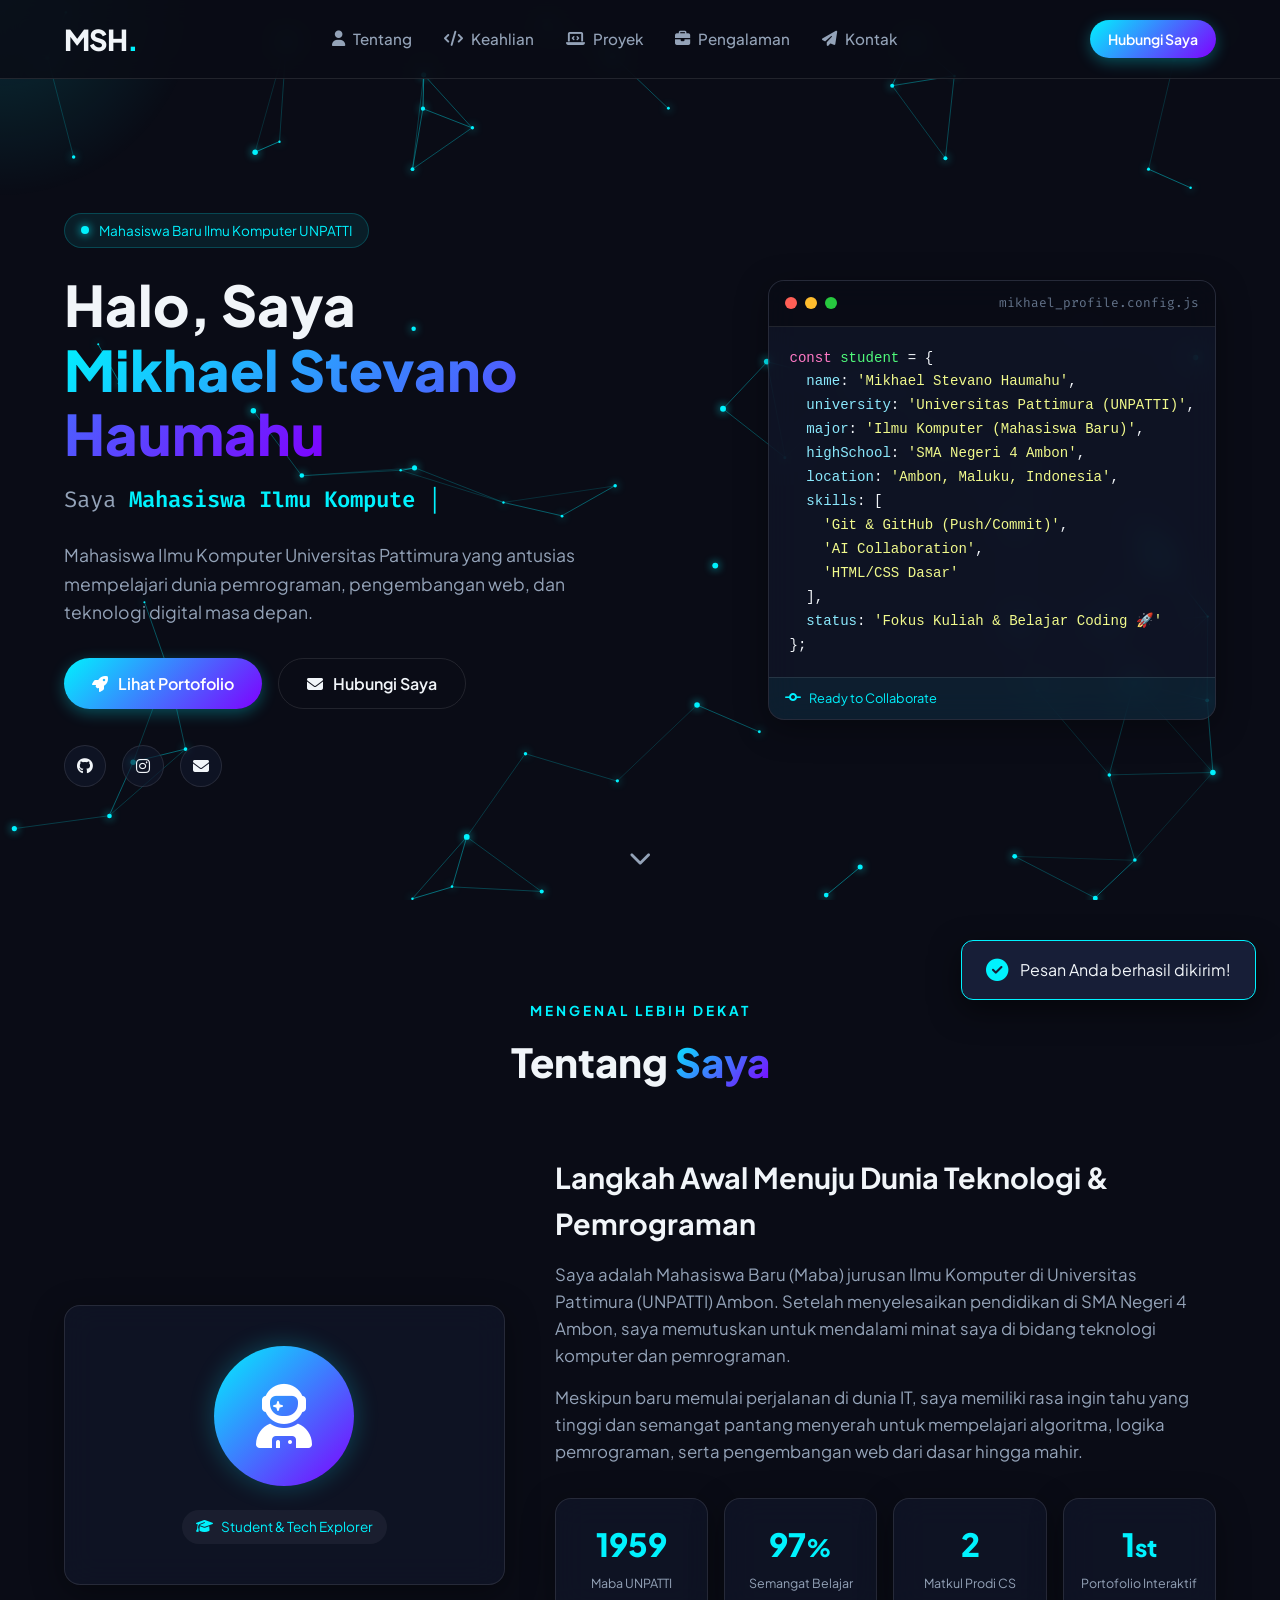
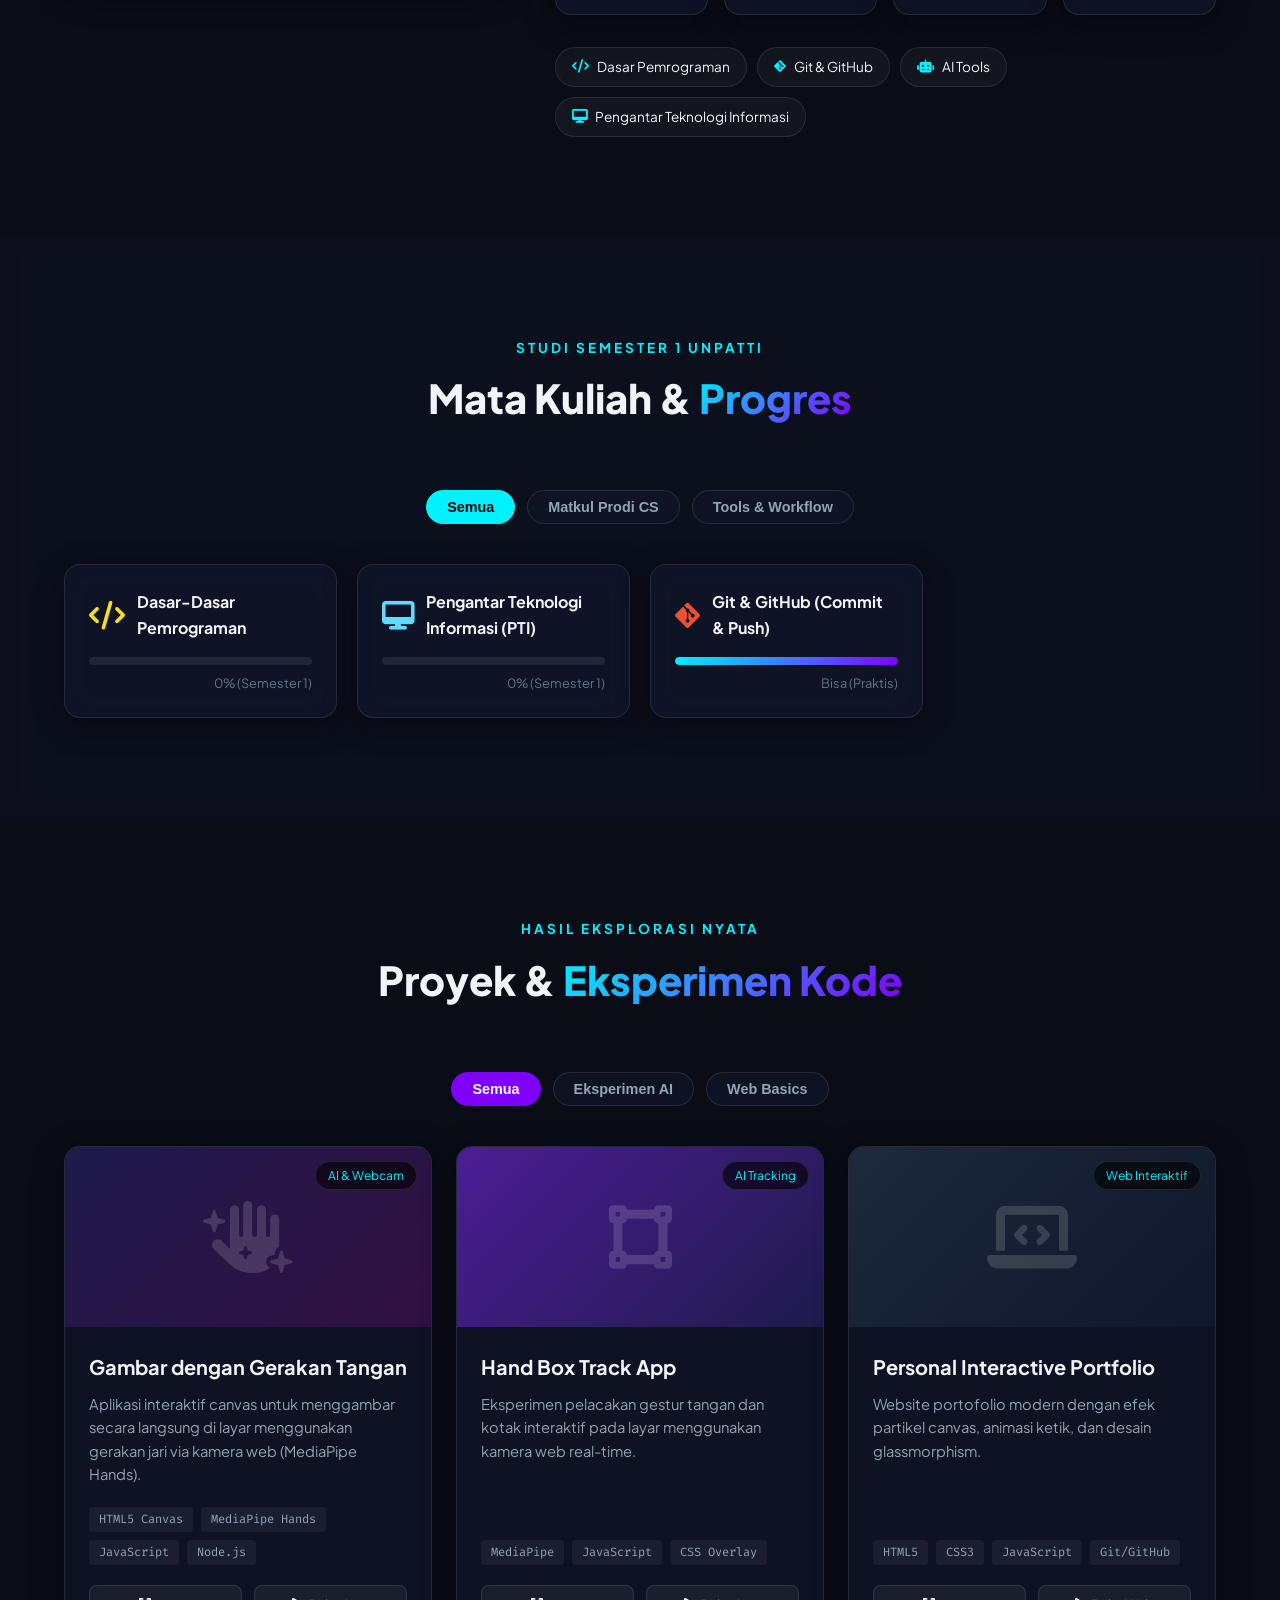
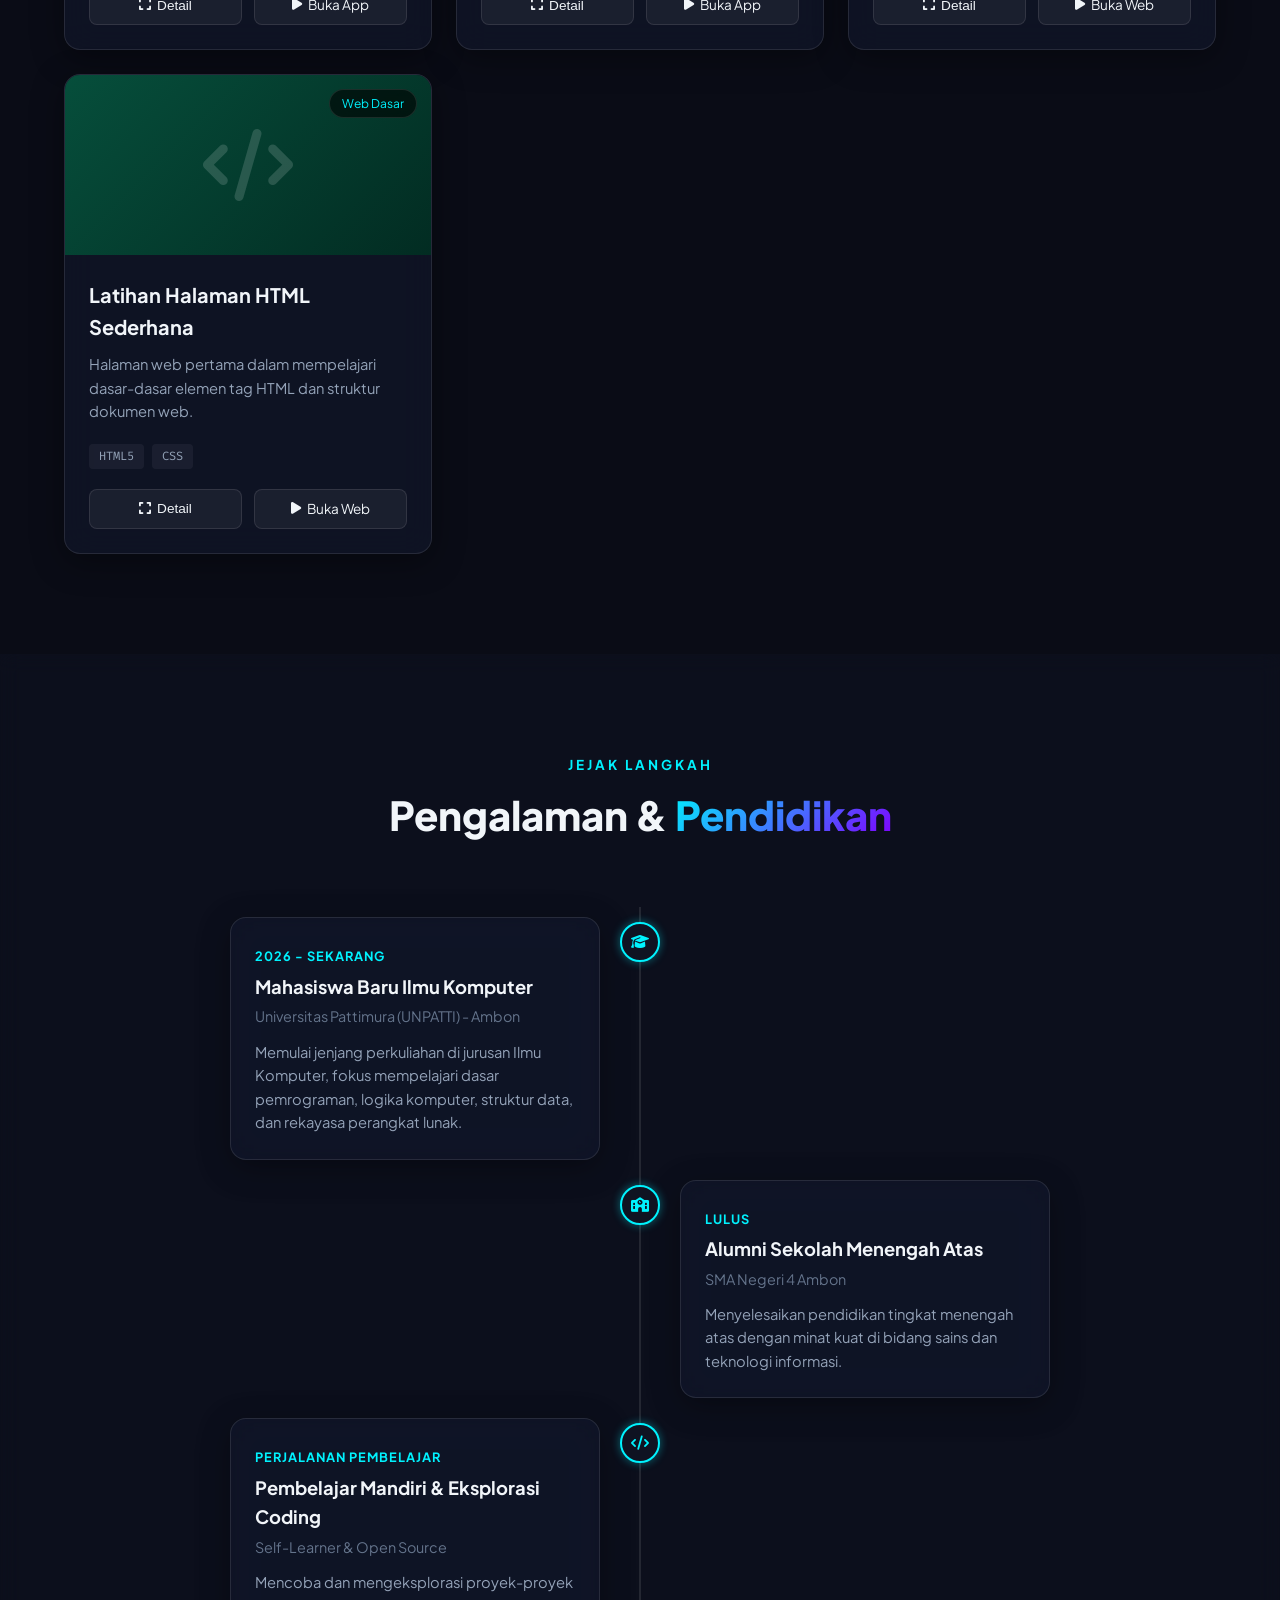
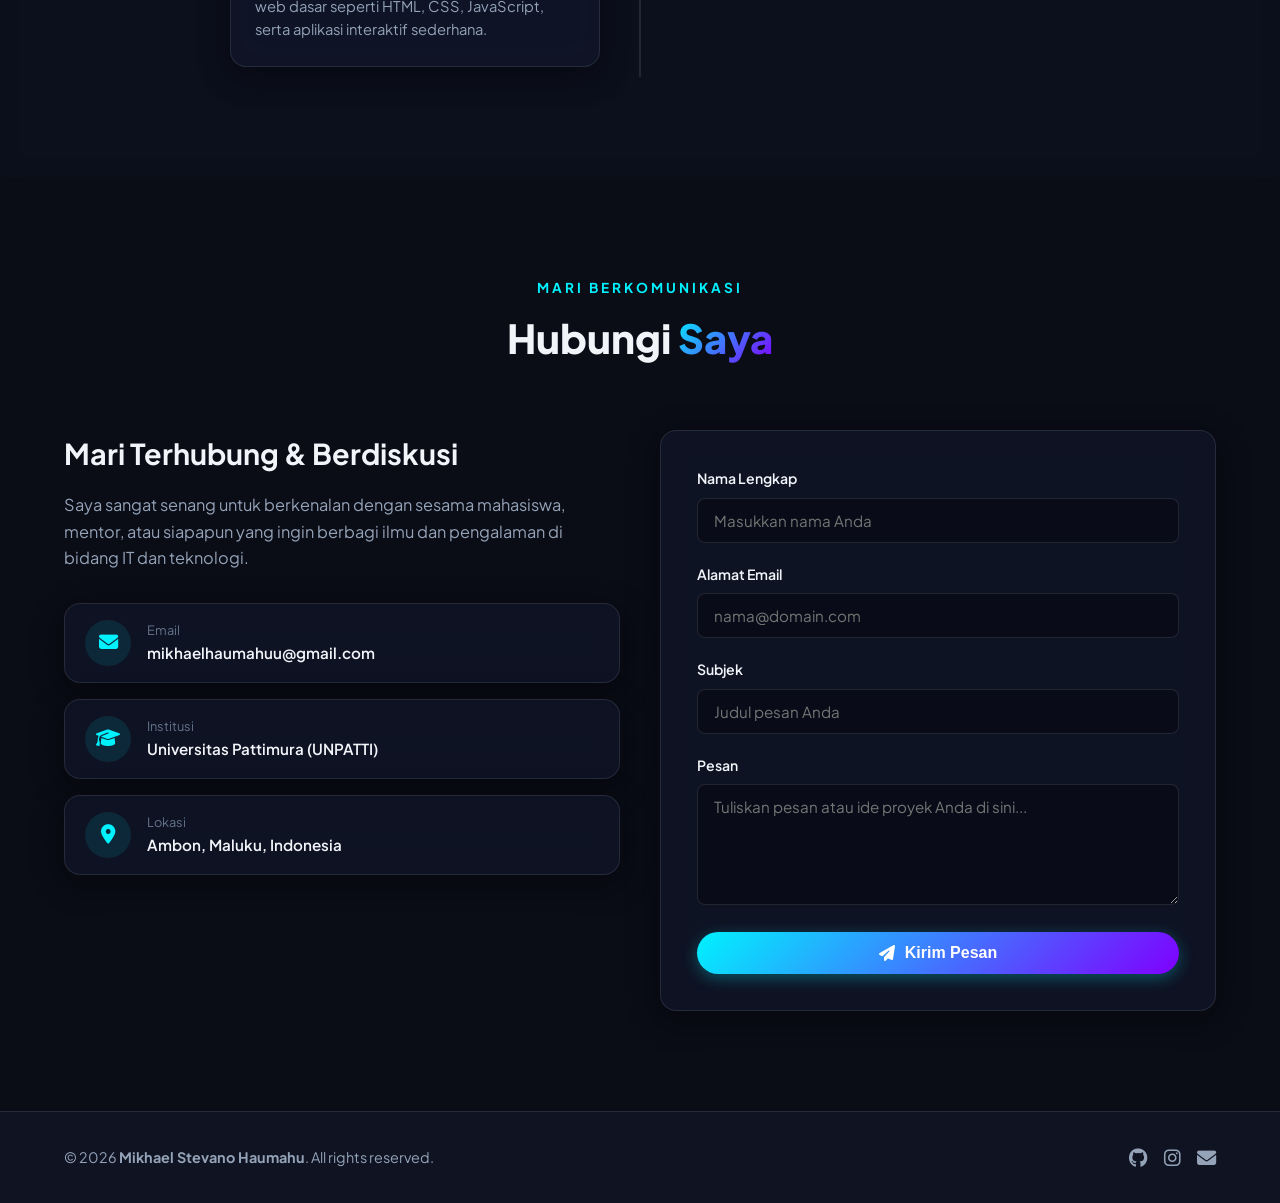
<file: index.html>
<!DOCTYPE html>
<html lang="id">
<head>
  <meta charset="UTF-8">
  <meta name="viewport" content="width=device-width, initial-scale=1.0">
  <title>Mikhael Stevano Haumahu | Portfolio</title>
  <link rel="preconnect" href="https://fonts.googleapis.com">
  <link rel="preconnect" href="https://fonts.gstatic.com" crossorigin>
  <link href="https://fonts.googleapis.com/css2?family=Plus+Jakarta+Sans:wght@300;400;500;600;700;800&family=Fira+Code:wght@400;500;600&display=swap" rel="stylesheet">
  <link rel="stylesheet" href="https://cdnjs.cloudflare.com/ajax/libs/font-awesome/6.4.0/css/all.min.css">
  <link rel="stylesheet" href="style.css">
</head>
<body>

  <!-- Particle Background Canvas -->
  <canvas id="bg-canvas"></canvas>

  <!-- Glowing Cursor Follower -->
  <div class="cursor-glow" id="cursor-glow"></div>

  <!-- Navigation Bar -->
  <header class="navbar">
    <div class="nav-container">
      <a href="#hero" class="nav-logo">
        <span class="logo-text">MSH</span><span class="logo-dot">.</span>
      </a>

      <nav class="nav-links" id="nav-links">
        <a href="#about" class="nav-link"><i class="fa-solid fa-user"></i> Tentang</a>
        <a href="#skills" class="nav-link"><i class="fa-solid fa-code"></i> Keahlian</a>
        <a href="#projects" class="nav-link"><i class="fa-solid fa-laptop-code"></i> Proyek</a>
        <a href="#experience" class="nav-link"><i class="fa-solid fa-briefcase"></i> Pengalaman</a>
        <a href="#contact" class="nav-link"><i class="fa-solid fa-paper-plane"></i> Kontak</a>
      </nav>

      <div class="nav-actions">
        <a href="#contact" class="btn btn-sm btn-primary">Hubungi Saya</a>
        <button class="mobile-toggle" id="mobile-toggle" aria-label="Toggle menu">
          <i class="fa-solid fa-bars"></i>
        </button>
      </div>
    </div>
  </header>

  <main>
    <!-- Hero Section -->
    <section id="hero" class="hero-section">
      <div class="container hero-container">
        <div class="hero-content">
          <div class="badge-status">
            <span class="pulse-dot"></span>
            <span>Mahasiswa Baru Ilmu Komputer UNPATTI</span>
          </div>

          <h1 class="hero-title">
            Halo, Saya <br>
            <span class="gradient-text">Mikhael Stevano Haumahu</span>
          </h1>

          <div class="typing-container">
            <span class="typing-static">Saya </span>
            <span class="typing-text" id="typing-text"></span>
            <span class="typing-cursor">|</span>
          </div>

          <p class="hero-description">
            Mahasiswa Ilmu Komputer Universitas Pattimura yang antusias mempelajari dunia pemrograman, pengembangan web, dan teknologi digital masa depan.
          </p>

          <div class="hero-buttons">
            <a href="#projects" class="btn btn-primary">
              <i class="fa-solid fa-rocket"></i> Lihat Portofolio
            </a>
            <a href="#contact" class="btn btn-outline">
              <i class="fa-solid fa-envelope"></i> Hubungi Saya
            </a>
          </div>

          <div class="hero-socials">
            <a href="https://github.com/mikhaelhaumahu" target="_blank" class="social-link" title="GitHub"><i class="fa-brands fa-github"></i></a>
            <a href="https://instagram.com/_mikhaell28" target="_blank" class="social-link" title="Instagram"><i class="fa-brands fa-instagram"></i></a>
            <a href="mailto:mikhaelhaumahuu@gmail.com" class="social-link" title="Email"><i class="fa-solid fa-envelope"></i></a>
          </div>
        </div>

        <div class="hero-visual">
          <div class="glass-card hero-card tilt-element">
            <div class="card-header-bar">
              <div class="dots">
                <span class="dot red"></span>
                <span class="dot yellow"></span>
                <span class="dot green"></span>
              </div>
              <div class="card-title-text">mikhael_profile.config.js</div>
            </div>
            <div class="card-code-body">
              <pre><code><span class="code-keyword">const</span> <span class="code-def">student</span> = {
  <span class="code-prop">name</span>: <span class="code-string">'Mikhael Stevano Haumahu'</span>,
  <span class="code-prop">university</span>: <span class="code-string">'Universitas Pattimura (UNPATTI)'</span>,
  <span class="code-prop">major</span>: <span class="code-string">'Ilmu Komputer (Mahasiswa Baru)'</span>,
  <span class="code-prop">highSchool</span>: <span class="code-string">'SMA Negeri 4 Ambon'</span>,
  <span class="code-prop">location</span>: <span class="code-string">'Ambon, Maluku, Indonesia'</span>,
  <span class="code-prop">skills</span>: [
    <span class="code-string">'Git & GitHub (Push/Commit)'</span>,
    <span class="code-string">'AI Collaboration'</span>,
    <span class="code-string">'HTML/CSS Dasar'</span>
  ],
  <span class="code-prop">status</span>: <span class="code-string">'Fokus Kuliah & Belajar Coding 🚀'</span>
};</code></pre>
            </div>
            <div class="card-footer-badge">
              <i class="fa-solid fa-code-commit"></i> Ready to Collaborate
            </div>
          </div>
        </div>
      </div>

      <a href="#about" class="scroll-down-indicator" aria-label="Scroll Down">
        <i class="fa-solid fa-chevron-down"></i>
      </a>
    </section>

    <!-- About Section -->
    <section id="about" class="section-padding">
      <div class="container">
        <div class="section-header">
          <span class="section-subtitle">Mengenal Lebih Dekat</span>
          <h2 class="section-title">Tentang <span class="gradient-text">Saya</span></h2>
        </div>

        <div class="about-grid">
          <div class="about-image-wrapper">
            <div class="glass-card about-card tilt-element">
              <div class="avatar-placeholder">
                <i class="fa-solid fa-user-astronaut avatar-icon"></i>
              </div>
              <div class="about-card-badge">
                <i class="fa-solid fa-graduation-cap"></i> Student & Tech Explorer
              </div>
            </div>
          </div>

          <div class="about-info">
            <h3 class="about-heading">Langkah Awal Menuju Dunia Teknologi & Pemrograman</h3>
            <p class="about-text">
              Saya adalah Mahasiswa Baru (Maba) jurusan Ilmu Komputer di Universitas Pattimura (UNPATTI) Ambon. Setelah menyelesaikan pendidikan di SMA Negeri 4 Ambon, saya memutuskan untuk mendalami minat saya di bidang teknologi komputer dan pemrograman.
            </p>
            <p class="about-text">
              Meskipun baru memulai perjalanan di dunia IT, saya memiliki rasa ingin tahu yang tinggi dan semangat pantang menyerah untuk mempelajari algoritma, logika pemrograman, serta pengembangan web dari dasar hingga mahir.
            </p>

            <div class="stats-grid">
              <div class="glass-card stat-card">
                <span class="stat-number" data-target="2026">0</span>
                <span class="stat-label">Maba UNPATTI</span>
              </div>
              <div class="glass-card stat-card">
                <span class="stat-number" data-target="100">0</span><span class="stat-plus">%</span>
                <span class="stat-label">Semangat Belajar</span>
              </div>
              <div class="glass-card stat-card">
                <span class="stat-number" data-target="2">0</span>
                <span class="stat-label">Matkul Prodi CS</span>
              </div>
              <div class="glass-card stat-card">
                <span class="stat-number" data-target="1">0</span><span class="stat-plus">st</span>
                <span class="stat-label">Portofolio Interaktif</span>
              </div>
            </div>

            <div class="interests-container">
              <span class="interest-pill"><i class="fa-solid fa-code"></i> Dasar Pemrograman</span>
              <span class="interest-pill"><i class="fa-brands fa-git-alt"></i> Git & GitHub</span>
              <span class="interest-pill"><i class="fa-solid fa-robot"></i> AI Tools</span>
              <span class="interest-pill"><i class="fa-solid fa-desktop"></i> Pengantar Teknologi Informasi</span>
            </div>
          </div>
        </div>
      </div>
    </section>

    <!-- Skills / Courses Section -->
    <section id="skills" class="section-padding section-alt">
      <div class="container">
        <div class="section-header">
          <span class="section-subtitle">Studi Semester 1 UNPATTI</span>
          <h2 class="section-title">Mata Kuliah & <span class="gradient-text">Progres</span></h2>
        </div>

        <div class="skills-filter">
          <button class="filter-btn active" data-category="all">Semua</button>
          <button class="filter-btn" data-category="prodi">Matkul Prodi CS</button>
          <button class="filter-btn" data-category="tools">Tools & Workflow</button>
        </div>

        <div class="skills-grid" id="skills-grid">
          <!-- Matkul Prodi 1 -->
          <div class="glass-card skill-card" data-category="prodi">
            <div class="skill-header">
              <i class="fa-solid fa-code skill-icon js-color"></i>
              <span class="skill-name">Dasar-Dasar Pemrograman</span>
            </div>
            <div class="skill-bar-container">
              <div class="skill-bar-fill" style="width: 0%;"></div>
            </div>
            <span class="skill-percent">0% (Semester 1)</span>
          </div>

          <!-- Matkul Prodi 2 -->
          <div class="glass-card skill-card" data-category="prodi">
            <div class="skill-header">
              <i class="fa-solid fa-desktop skill-icon react-color"></i>
              <span class="skill-name">Pengantar Teknologi Informasi (PTI)</span>
            </div>
            <div class="skill-bar-container">
              <div class="skill-bar-fill" style="width: 0%;"></div>
            </div>
            <span class="skill-percent">0% (Semester 1)</span>
          </div>

          <!-- Tools -->
          <div class="glass-card skill-card" data-category="tools">
            <div class="skill-header">
              <i class="fa-brands fa-git-alt skill-icon git-color"></i>
              <span class="skill-name">Git & GitHub (Commit & Push)</span>
            </div>
            <div class="skill-bar-container">
              <div class="skill-bar-fill" style="width: 100%;"></div>
            </div>
            <span class="skill-percent">Bisa (Praktis)</span>
          </div>
        </div>
      </div>
    </section>

    <!-- Projects Section -->
    <section id="projects" class="section-padding">
      <div class="container">
        <div class="section-header">
          <span class="section-subtitle">Hasil Eksplorasi Nyata</span>
          <h2 class="section-title">Proyek & <span class="gradient-text">Eksperimen Kode</span></h2>
        </div>

        <div class="projects-filter">
          <button class="proj-filter-btn active" data-filter="all">Semua</button>
          <button class="proj-filter-btn" data-filter="ai">Eksperimen AI</button>
          <button class="proj-filter-btn" data-filter="web">Web Basics</button>
        </div>

        <div class="projects-grid">
          <!-- Project 1: Gambar dengan Gerakan Tangan -->
          <div class="glass-card project-card tilt-element" data-category="ai" data-id="1">
            <div class="project-banner alt-banner-1">
              <div class="project-overlay"></div>
              <i class="fa-solid fa-hand-sparkles project-icon-bg"></i>
              <span class="project-tag">AI & Webcam</span>
            </div>
            <div class="project-body">
              <h3 class="project-title">Gambar dengan Gerakan Tangan</h3>
              <p class="project-desc">Aplikasi interaktif canvas untuk menggambar secara langsung di layar menggunakan gerakan jari via kamera web (MediaPipe Hands).</p>
              <div class="project-tech">
                <span>HTML5 Canvas</span>
                <span>MediaPipe Hands</span>
                <span>JavaScript</span>
                <span>Node.js</span>
              </div>
              <div class="project-actions">
                <button class="btn-icon open-modal-btn" data-id="1" title="Detail Proyek"><i class="fa-solid fa-expand"></i> Detail</button>
                <a href="/hand-track-app/" target="_blank" class="btn-icon" title="Jalankan Aplikasi"><i class="fa-solid fa-play"></i> Buka App</a>
              </div>
            </div>
          </div>

          <!-- Project 2: Hand Box Track -->
          <div class="glass-card project-card tilt-element" data-category="ai" data-id="2">
            <div class="project-banner alt-banner-3">
              <div class="project-overlay"></div>
              <i class="fa-solid fa-vector-square project-icon-bg"></i>
              <span class="project-tag">AI Tracking</span>
            </div>
            <div class="project-body">
              <h3 class="project-title">Hand Box Track App</h3>
              <p class="project-desc">Eksperimen pelacakan gestur tangan dan kotak interaktif pada layar menggunakan kamera web real-time.</p>
              <div class="project-tech">
                <span>MediaPipe</span>
                <span>JavaScript</span>
                <span>CSS Overlay</span>
              </div>
              <div class="project-actions">
                <button class="btn-icon open-modal-btn" data-id="2" title="Detail Proyek"><i class="fa-solid fa-expand"></i> Detail</button>
                <a href="/hand-box-track/" target="_blank" class="btn-icon" title="Jalankan Aplikasi"><i class="fa-solid fa-play"></i> Buka App</a>
              </div>
            </div>
          </div>

          <!-- Project 3: Portofolio Web Interaktif -->
          <div class="glass-card project-card tilt-element" data-category="web" data-id="3">
            <div class="project-banner">
              <div class="project-overlay"></div>
              <i class="fa-solid fa-laptop-code project-icon-bg"></i>
              <span class="project-tag">Web Interaktif</span>
            </div>
            <div class="project-body">
              <h3 class="project-title">Personal Interactive Portfolio</h3>
              <p class="project-desc">Website portofolio modern dengan efek partikel canvas, animasi ketik, dan desain glassmorphism.</p>
              <div class="project-tech">
                <span>HTML5</span>
                <span>CSS3</span>
                <span>JavaScript</span>
                <span>Git/GitHub</span>
              </div>
              <div class="project-actions">
                <button class="btn-icon open-modal-btn" data-id="3" title="Detail Proyek"><i class="fa-solid fa-expand"></i> Detail</button>
                <a href="/" class="btn-icon" title="Buka Halaman Utama"><i class="fa-solid fa-play"></i> Buka Web</a>
              </div>
            </div>
          </div>

          <!-- Project 4: HTML Sederhana -->
          <div class="glass-card project-card tilt-element" data-category="web" data-id="4">
            <div class="project-banner alt-banner-2">
              <div class="project-overlay"></div>
              <i class="fa-solid fa-code project-icon-bg"></i>
              <span class="project-tag">Web Dasar</span>
            </div>
            <div class="project-body">
              <h3 class="project-title">Latihan Halaman HTML Sederhana</h3>
              <p class="project-desc">Halaman web pertama dalam mempelajari dasar-dasar elemen tag HTML dan struktur dokumen web.</p>
              <div class="project-tech">
                <span>HTML5</span>
                <span>CSS</span>
              </div>
              <div class="project-actions">
                <button class="btn-icon open-modal-btn" data-id="4" title="Detail Proyek"><i class="fa-solid fa-expand"></i> Detail</button>
                <a href="/html-sederhana.html" target="_blank" class="btn-icon" title="Buka Halaman Web"><i class="fa-solid fa-play"></i> Buka Web</a>
              </div>
            </div>
          </div>
        </div>
      </div>
    </section>

    <!-- Experience & Education Section -->
    <section id="experience" class="section-padding section-alt">
      <div class="container">
        <div class="section-header">
          <span class="section-subtitle">Jejak Langkah</span>
          <h2 class="section-title">Pengalaman & <span class="gradient-text">Pendidikan</span></h2>
        </div>

        <div class="timeline">
          <!-- Timeline Item 1 -->
          <div class="timeline-item left">
            <div class="timeline-dot"><i class="fa-solid fa-graduation-cap"></i></div>
            <div class="glass-card timeline-content">
              <span class="timeline-date">2026 - Sekarang</span>
              <h3 class="timeline-role">Mahasiswa Baru Ilmu Komputer</h3>
              <span class="timeline-company">Universitas Pattimura (UNPATTI) - Ambon</span>
              <p class="timeline-desc">Memulai jenjang perkuliahan di jurusan Ilmu Komputer, fokus mempelajari dasar pemrograman, logika komputer, struktur data, dan rekayasa perangkat lunak.</p>
            </div>
          </div>

          <!-- Timeline Item 2 -->
          <div class="timeline-item right">
            <div class="timeline-dot"><i class="fa-solid fa-school"></i></div>
            <div class="glass-card timeline-content">
              <span class="timeline-date">Lulus</span>
              <h3 class="timeline-role">Alumni Sekolah Menengah Atas</h3>
              <span class="timeline-company">SMA Negeri 4 Ambon</span>
              <p class="timeline-desc">Menyelesaikan pendidikan tingkat menengah atas dengan minat kuat di bidang sains dan teknologi informasi.</p>
            </div>
          </div>

          <!-- Timeline Item 3 -->
          <div class="timeline-item left">
            <div class="timeline-dot"><i class="fa-solid fa-code"></i></div>
            <div class="glass-card timeline-content">
              <span class="timeline-date">Perjalanan Pembelajar</span>
              <h3 class="timeline-role">Pembelajar Mandiri & Eksplorasi Coding</h3>
              <span class="timeline-company">Self-Learner & Open Source</span>
              <p class="timeline-desc">Mencoba dan mengeksplorasi proyek-proyek web dasar seperti HTML, CSS, JavaScript, serta aplikasi interaktif sederhana.</p>
            </div>
          </div>
        </div>
      </div>
    </section>

    <!-- Contact Section -->
    <section id="contact" class="section-padding">
      <div class="container">
        <div class="section-header">
          <span class="section-subtitle">Mari Berkomunikasi</span>
          <h2 class="section-title">Hubungi <span class="gradient-text">Saya</span></h2>
        </div>

        <div class="contact-grid">
          <div class="contact-info">
            <h3 class="contact-heading">Mari Terhubung & Berdiskusi</h3>
            <p class="contact-desc">
              Saya sangat senang untuk berkenalan dengan sesama mahasiswa, mentor, atau siapapun yang ingin berbagi ilmu dan pengalaman di bidang IT dan teknologi.
            </p>

            <div class="contact-methods">
              <div class="glass-card contact-card">
                <div class="contact-icon"><i class="fa-solid fa-envelope"></i></div>
                <div>
                  <span class="contact-label">Email</span>
                  <a href="mailto:mikhaelhaumahuu@gmail.com" class="contact-value">mikhaelhaumahuu@gmail.com</a>
                </div>
              </div>

              <div class="glass-card contact-card">
                <div class="contact-icon"><i class="fa-solid fa-graduation-cap"></i></div>
                <div>
                  <span class="contact-label">Institusi</span>
                  <span class="contact-value">Universitas Pattimura (UNPATTI)</span>
                </div>
              </div>

              <div class="glass-card contact-card">
                <div class="contact-icon"><i class="fa-solid fa-location-dot"></i></div>
                <div>
                  <span class="contact-label">Lokasi</span>
                  <span class="contact-value">Ambon, Maluku, Indonesia</span>
                </div>
              </div>
            </div>
          </div>

          <div class="glass-card contact-form-card">
            <form id="contact-form">
              <div class="form-group">
                <label for="name">Nama Lengkap</label>
                <input type="text" id="name" required placeholder="Masukkan nama Anda">
              </div>

              <div class="form-group">
                <label for="email">Alamat Email</label>
                <input type="email" id="email" required placeholder="nama@domain.com">
              </div>

              <div class="form-group">
                <label for="subject">Subjek</label>
                <input type="text" id="subject" required placeholder="Judul pesan Anda">
              </div>

              <div class="form-group">
                <label for="message">Pesan</label>
                <textarea id="message" rows="5" required placeholder="Tuliskan pesan atau ide proyek Anda di sini..."></textarea>
              </div>

              <button type="submit" class="btn btn-primary btn-full">
                <i class="fa-solid fa-paper-plane"></i> Kirim Pesan
              </button>
            </form>
          </div>
        </div>
      </div>
    </section>
  </main>

  <!-- Modal Project View -->
  <div class="modal" id="project-modal">
    <div class="modal-content glass-card">
      <button class="modal-close" id="modal-close"><i class="fa-solid fa-xmark"></i></button>
      <div id="modal-body">
        <!-- Content inserted dynamically via JS -->
      </div>
    </div>
  </div>

  <!-- Toast Notification -->
  <div class="toast" id="toast">
    <i class="fa-solid fa-circle-check toast-icon"></i>
    <span id="toast-message">Pesan Anda berhasil dikirim!</span>
  </div>

  <!-- Footer -->
  <footer class="footer">
    <div class="container footer-container">
      <p>&copy; 2026 <strong>Mikhael Stevano Haumahu</strong>. All rights reserved.</p>
      <div class="footer-socials">
        <a href="https://github.com/mikhaelhaumahu" target="_blank" title="GitHub"><i class="fa-brands fa-github"></i></a>
        <a href="https://instagram.com/_mikhaell28" target="_blank" title="Instagram"><i class="fa-brands fa-instagram"></i></a>
        <a href="mailto:mikhaelhaumahuu@gmail.com" title="Email"><i class="fa-solid fa-envelope"></i></a>
      </div>
    </div>
  </footer>

  <script src="script.js"></script>
</body>
</html>
</file>
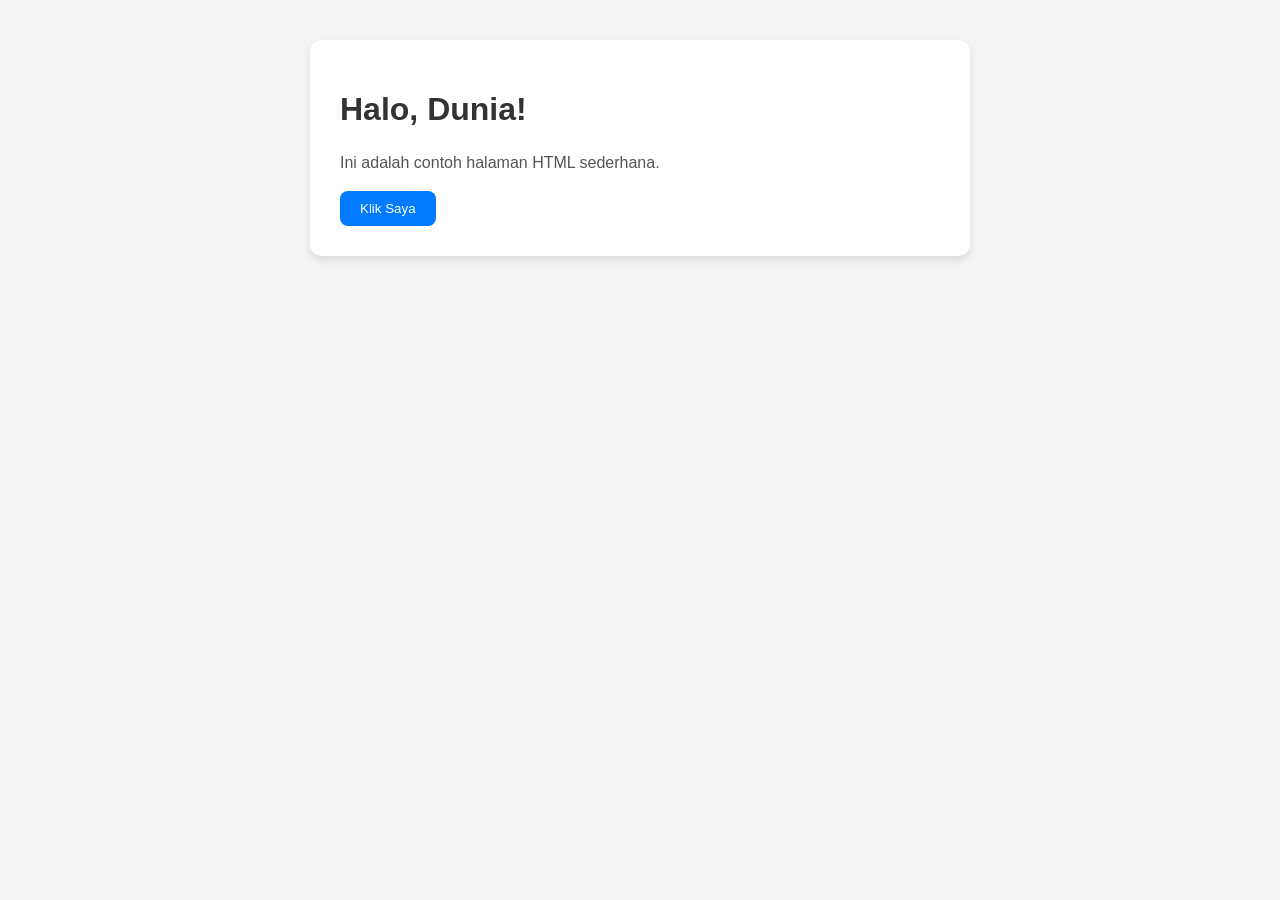
<file: html-sederhana.html>
<!DOCTYPE html>
<html lang="id">
  <head>
    <meta charset="UTF-8" />
    <meta name="viewport" content="width=device-width, initial-scale=1.0" />
    <title>Contoh HTML Sederhana</title>
    <style>
      body {
        font-family: Arial, sans-serif;
        background: #f4f4f4;
        margin: 0;
        padding: 40px;
      }

      .container {
        max-width: 600px;
        margin: auto;
        background: white;
        padding: 30px;
        border-radius: 12px;
        box-shadow: 0 4px 10px rgba(0, 0, 0, 0.1);
      }

      h1 {
        color: #333;
      }

      p {
        color: #555;
        line-height: 1.6;
      }

      button {
        background: #007bff;
        color: white;
        border: none;
        padding: 10px 20px;
        border-radius: 8px;
        cursor: pointer;
      }

      button:hover {
        background: #0056b3;
      }
    </style>
  </head>
  <body>
    <div class="container">
      <h1>Halo, Dunia!</h1>
      <p>Ini adalah contoh halaman HTML sederhana.</p>
      <button onclick="alert('Selamat! Anda berhasil klik tombol.')">Klik Saya</button>
    </div>
  </body>
</html>
</file>
<file: style.css>
/* ==========================================================================
   Mikhael Stevano Haumahu - Modern Interactive Portfolio Stylesheet
   ========================================================================== */

:root {
  --bg-primary: #0a0c16;
  --bg-secondary: #0f1322;
  --bg-card: rgba(18, 24, 43, 0.65);
  --bg-card-hover: rgba(26, 35, 62, 0.85);

  --accent-cyan: #00f2fe;
  --accent-blue: #4facfe;
  --accent-purple: #7f00ff;
  --accent-magenta: #e100ff;

  --text-main: #f1f5f9;
  --text-muted: #94a3b8;
  --text-dim: #64748b;

  --border-glass: rgba(255, 255, 255, 0.1);
  --border-active: rgba(0, 242, 254, 0.4);

  --gradient-main: linear-gradient(135deg, var(--accent-cyan), var(--accent-purple));
  --gradient-card: linear-gradient(135deg, rgba(255, 255, 255, 0.05), rgba(255, 255, 255, 0.01));
  --gradient-glow: radial-gradient(circle, rgba(0, 242, 254, 0.15) 0%, rgba(0, 0, 0, 0) 70%);

  --font-main: 'Plus Jakarta Sans', -apple-system, BlinkMacSystemFont, sans-serif;
  --font-code: 'Fira Code', monospace;

  --shadow-glow: 0 0 25px rgba(0, 242, 254, 0.25);
  --transition: all 0.3s cubic-bezier(0.4, 0, 0.2, 1);
  --radius-lg: 16px;
  --radius-md: 12px;
  --radius-sm: 8px;
}

/* Reset & Base Setup */
* {
  margin: 0;
  padding: 0;
  box-sizing: border-box;
}

html {
  scroll-behavior: smooth;
  font-size: 16px;
}

body {
  font-family: var(--font-main);
  background-color: var(--bg-primary);
  color: var(--text-main);
  line-height: 1.6;
  overflow-x: hidden;
  position: relative;
}

/* Background Canvas */
#bg-canvas {
  position: fixed;
  top: 0;
  left: 0;
  width: 100vw;
  height: 100vh;
  z-index: -2;
  pointer-events: none;
}

/* Cursor Glow */
.cursor-glow {
  position: fixed;
  width: 400px;
  height: 400px;
  border-radius: 50%;
  background: var(--gradient-glow);
  pointer-events: none;
  transform: translate(-50%, -50%);
  z-index: -1;
  transition: width 0.3s, height 0.3s;
}

/* Typography Helpers */
.gradient-text {
  background: var(--gradient-main);
  -webkit-background-clip: text;
  -webkit-text-fill-color: transparent;
}

.container {
  max-width: 1200px;
  margin: 0 auto;
  padding: 0 24px;
}

.section-padding {
  padding: 100px 0;
}

.section-alt {
  background-color: rgba(15, 19, 34, 0.5);
  backdrop-filter: blur(10px);
}

.section-header {
  text-align: center;
  margin-bottom: 60px;
}

.section-subtitle {
  text-transform: uppercase;
  letter-spacing: 3px;
  font-size: 0.85rem;
  font-weight: 700;
  color: var(--accent-cyan);
  display: block;
  margin-bottom: 8px;
}

.section-title {
  font-size: 2.5rem;
  font-weight: 800;
}

/* Glassmorphism Card Style */
.glass-card {
  background: var(--bg-card);
  backdrop-filter: blur(16px);
  -webkit-backdrop-filter: blur(16px);
  border: 1px solid var(--border-glass);
  border-radius: var(--radius-lg);
  box-shadow: 0 8px 32px 0 rgba(0, 0, 0, 0.37);
  transition: var(--transition);
}

.glass-card:hover {
  border-color: var(--border-active);
  box-shadow: 0 12px 40px 0 rgba(0, 242, 254, 0.15);
  transform: translateY(-4px);
}

/* Buttons */
.btn {
  display: inline-flex;
  align-items: center;
  gap: 10px;
  padding: 12px 28px;
  border-radius: 50px;
  font-weight: 600;
  font-size: 1rem;
  cursor: pointer;
  text-decoration: none;
  transition: var(--transition);
  border: none;
}

.btn-primary {
  background: var(--gradient-main);
  color: #fff;
  box-shadow: 0 4px 15px rgba(0, 242, 254, 0.3);
}

.btn-primary:hover {
  box-shadow: 0 6px 25px rgba(0, 242, 254, 0.5);
  transform: translateY(-2px);
}

.btn-outline {
  background: transparent;
  color: var(--text-main);
  border: 1px solid var(--border-glass);
}

.btn-outline:hover {
  border-color: var(--accent-cyan);
  color: var(--accent-cyan);
  background: rgba(0, 242, 254, 0.05);
}

.btn-sm {
  padding: 8px 18px;
  font-size: 0.88rem;
}

.btn-full {
  width: 100%;
  justify-content: center;
}

/* Navigation Bar */
.navbar {
  position: fixed;
  top: 0;
  left: 0;
  width: 100%;
  z-index: 1000;
  background: rgba(10, 12, 22, 0.85);
  backdrop-filter: blur(12px);
  border-bottom: 1px solid var(--border-glass);
  transition: var(--transition);
}

.nav-container {
  max-width: 1200px;
  margin: 0 auto;
  padding: 16px 24px;
  display: flex;
  justify-content: space-between;
  align-items: center;
}

.nav-logo {
  text-decoration: none;
  font-size: 1.8rem;
  font-weight: 800;
  letter-spacing: -1px;
}

.logo-text {
  color: var(--text-main);
}

.logo-dot {
  color: var(--accent-cyan);
}

.nav-links {
  display: flex;
  gap: 32px;
}

.nav-link {
  color: var(--text-muted);
  text-decoration: none;
  font-size: 0.95rem;
  font-weight: 500;
  transition: var(--transition);
  display: flex;
  align-items: center;
  gap: 8px;
}

.nav-link:hover, .nav-link.active {
  color: var(--accent-cyan);
}

.mobile-toggle {
  display: none;
  background: none;
  border: none;
  color: var(--text-main);
  font-size: 1.5rem;
  cursor: pointer;
}

/* Hero Section */
.hero-section {
  min-height: 100vh;
  display: flex;
  align-items: center;
  justify-content: center;
  position: relative;
  padding-top: 100px;
}

.hero-container {
  display: grid;
  grid-template-columns: 1.2fr 0.8fr;
  gap: 40px;
  align-items: center;
}

.badge-status {
  display: inline-flex;
  align-items: center;
  gap: 10px;
  padding: 6px 16px;
  background: rgba(0, 242, 254, 0.08);
  border: 1px solid rgba(0, 242, 254, 0.2);
  border-radius: 50px;
  font-size: 0.85rem;
  color: var(--accent-cyan);
  margin-bottom: 24px;
}

.pulse-dot {
  width: 8px;
  height: 8px;
  border-radius: 50%;
  background: var(--accent-cyan);
  box-shadow: 0 0 10px var(--accent-cyan);
  animation: pulse 2s infinite;
}

@keyframes pulse {
  0% { transform: scale(0.95); box-shadow: 0 0 0 0 rgba(0, 242, 254, 0.7); }
  70% { transform: scale(1); box-shadow: 0 0 0 10px rgba(0, 242, 254, 0); }
  100% { transform: scale(0.95); box-shadow: 0 0 0 0 rgba(0, 242, 254, 0); }
}

.hero-title {
  font-size: 3.5rem;
  line-height: 1.15;
  font-weight: 800;
  margin-bottom: 16px;
}

.typing-container {
  font-size: 1.4rem;
  color: var(--text-muted);
  font-family: var(--font-code);
  margin-bottom: 24px;
}

.typing-text {
  color: var(--accent-cyan);
  font-weight: 600;
}

.typing-cursor {
  animation: blink 1s infinite;
  color: var(--accent-cyan);
}

@keyframes blink {
  0%, 100% { opacity: 1; }
  50% { opacity: 0; }
}

.hero-description {
  font-size: 1.1rem;
  color: var(--text-muted);
  max-width: 550px;
  margin-bottom: 32px;
}

.hero-buttons {
  display: flex;
  gap: 16px;
  margin-bottom: 36px;
  flex-wrap: wrap;
}

.hero-socials {
  display: flex;
  gap: 16px;
}

.social-link {
  width: 42px;
  height: 42px;
  border-radius: 50%;
  background: var(--bg-card);
  border: 1px solid var(--border-glass);
  display: flex;
  align-items: center;
  justify-content: center;
  color: var(--text-main);
  text-decoration: none;
  transition: var(--transition);
}

.social-link:hover {
  background: var(--accent-cyan);
  color: #000;
  transform: translateY(-4px);
  box-shadow: 0 0 15px var(--accent-cyan);
}

/* Hero Code Card */
.hero-card {
  padding: 0;
  overflow: hidden;
}

.card-header-bar {
  background: rgba(0, 0, 0, 0.4);
  padding: 12px 16px;
  display: flex;
  align-items: center;
  justify-content: space-between;
  border-bottom: 1px solid var(--border-glass);
}

.dots {
  display: flex;
  gap: 8px;
}

.dot {
  width: 12px;
  height: 12px;
  border-radius: 50%;
}

.dot.red { background: #ff5f56; }
.dot.yellow { background: #ffbd2e; }
.dot.green { background: #27c93f; }

.card-title-text {
  font-family: var(--font-code);
  font-size: 0.8rem;
  color: var(--text-dim);
}

.card-code-body {
  padding: 20px;
  font-family: var(--font-code);
  font-size: 0.88rem;
  line-height: 1.7;
}

.code-keyword { color: #ff79c6; }
.code-def { color: #50fa7b; }
.code-prop { color: #8be9fd; }
.code-string { color: #f1fa8c; }

.card-footer-badge {
  padding: 10px 16px;
  background: rgba(0, 242, 254, 0.05);
  border-top: 1px solid var(--border-glass);
  font-size: 0.8rem;
  color: var(--accent-cyan);
  display: flex;
  align-items: center;
  gap: 8px;
}

.scroll-down-indicator {
  position: absolute;
  bottom: 24px;
  left: 50%;
  transform: translateX(-50%);
  color: var(--text-muted);
  font-size: 1.4rem;
  text-decoration: none;
  animation: bounce 2s infinite;
  transition: var(--transition);
}

.scroll-down-indicator:hover {
  color: var(--accent-cyan);
}

@keyframes bounce {
  0%, 20%, 50%, 80%, 100% { transform: translate(-50%, 0); }
  40% { transform: translate(-50%, -10px); }
  60% { transform: translate(-50%, -5px); }
}

/* About Section */
.about-grid {
  display: grid;
  grid-template-columns: 0.8fr 1.2fr;
  gap: 50px;
  align-items: center;
}

.about-card {
  padding: 40px;
  text-align: center;
  position: relative;
}

.avatar-placeholder {
  width: 140px;
  height: 140px;
  border-radius: 50%;
  background: var(--gradient-main);
  display: flex;
  align-items: center;
  justify-content: center;
  margin: 0 auto 24px;
  box-shadow: var(--shadow-glow);
}

.avatar-icon {
  font-size: 4rem;
  color: #fff;
}

.about-card-badge {
  display: inline-flex;
  align-items: center;
  gap: 8px;
  padding: 6px 14px;
  background: rgba(255, 255, 255, 0.05);
  border-radius: 50px;
  font-size: 0.85rem;
  color: var(--accent-cyan);
}

.about-heading {
  font-size: 1.8rem;
  margin-bottom: 16px;
  font-weight: 700;
}

.about-text {
  color: var(--text-muted);
  margin-bottom: 16px;
  font-size: 1.05rem;
}

.stats-grid {
  display: grid;
  grid-template-columns: repeat(4, 1fr);
  gap: 16px;
  margin: 32px 0;
}

.stat-card {
  padding: 20px 12px;
  text-align: center;
}

.stat-number {
  font-size: 2rem;
  font-weight: 800;
  color: var(--accent-cyan);
}

.stat-plus {
  font-size: 1.5rem;
  font-weight: 800;
  color: var(--accent-cyan);
}

.stat-label {
  display: block;
  font-size: 0.78rem;
  color: var(--text-muted);
  margin-top: 4px;
}

.interests-container {
  display: flex;
  flex-wrap: wrap;
  gap: 10px;
}

.interest-pill {
  padding: 8px 16px;
  background: rgba(255, 255, 255, 0.04);
  border: 1px solid var(--border-glass);
  border-radius: 50px;
  font-size: 0.85rem;
  color: var(--text-main);
  display: flex;
  align-items: center;
  gap: 8px;
}

.interest-pill i {
  color: var(--accent-cyan);
}

/* Skills Section */
.skills-filter {
  display: flex;
  justify-content: center;
  gap: 12px;
  margin-bottom: 40px;
  flex-wrap: wrap;
}

.filter-btn {
  padding: 8px 20px;
  background: var(--bg-card);
  border: 1px solid var(--border-glass);
  border-radius: 50px;
  color: var(--text-muted);
  cursor: pointer;
  font-size: 0.9rem;
  font-weight: 600;
  transition: var(--transition);
}

.filter-btn:hover, .filter-btn.active {
  background: var(--accent-cyan);
  color: #000;
  border-color: var(--accent-cyan);
}

.skills-grid {
  display: grid;
  grid-template-columns: repeat(auto-fill, minmax(260px, 1fr));
  gap: 20px;
}

.skill-card {
  padding: 24px;
}

.skill-header {
  display: flex;
  align-items: center;
  gap: 12px;
  margin-bottom: 16px;
}

.skill-icon {
  font-size: 1.8rem;
}

.html-color { color: #e34f26; }
.js-color { color: #f7df1e; }
.react-color { color: #61dafb; }
.tailwind-color { color: #38bdf8; }
.node-color { color: #68a063; }
.python-color { color: #3776ab; }
.db-color { color: #47a248; }
.git-color { color: #f05032; }

.skill-name {
  font-weight: 700;
  font-size: 1rem;
}

.skill-bar-container {
  height: 8px;
  background: rgba(255, 255, 255, 0.08);
  border-radius: 10px;
  overflow: hidden;
  margin-bottom: 8px;
}

.skill-bar-fill {
  height: 100%;
  background: var(--gradient-main);
  border-radius: 10px;
  transition: width 1s ease-in-out;
}

.skill-percent {
  font-size: 0.8rem;
  color: var(--text-dim);
  float: right;
}

/* Projects Section */
.projects-filter {
  display: flex;
  justify-content: center;
  gap: 12px;
  margin-bottom: 40px;
  flex-wrap: wrap;
}

.proj-filter-btn {
  padding: 8px 20px;
  background: var(--bg-card);
  border: 1px solid var(--border-glass);
  border-radius: 50px;
  color: var(--text-muted);
  cursor: pointer;
  font-size: 0.9rem;
  font-weight: 600;
  transition: var(--transition);
}

.proj-filter-btn:hover, .proj-filter-btn.active {
  background: var(--accent-purple);
  color: #fff;
  border-color: var(--accent-purple);
}

.projects-grid {
  display: grid;
  grid-template-columns: repeat(auto-fill, minmax(320px, 1fr));
  gap: 24px;
}

.project-card {
  padding: 0;
  overflow: hidden;
  display: flex;
  flex-direction: column;
}

.project-banner {
  height: 180px;
  background: linear-gradient(135deg, #1e293b, #0f172a);
  position: relative;
  display: flex;
  align-items: center;
  justify-content: center;
  overflow: hidden;
}

.alt-banner-1 { background: linear-gradient(135deg, #1e1b4b, #311042); }
.alt-banner-2 { background: linear-gradient(135deg, #064e3b, #022c22); }
.alt-banner-3 { background: linear-gradient(135deg, #4c1d95, #1e1b4b); }

.project-icon-bg {
  font-size: 4.5rem;
  color: rgba(255, 255, 255, 0.15);
  transition: var(--transition);
}

.project-card:hover .project-icon-bg {
  transform: scale(1.2);
  color: rgba(0, 242, 254, 0.3);
}

.project-tag {
  position: absolute;
  top: 14px;
  right: 14px;
  padding: 4px 12px;
  background: rgba(0, 0, 0, 0.6);
  backdrop-filter: blur(8px);
  border-radius: 50px;
  font-size: 0.75rem;
  color: var(--accent-cyan);
  border: 1px solid var(--border-glass);
}

.project-body {
  padding: 24px;
  display: flex;
  flex-direction: column;
  flex-grow: 1;
}

.project-title {
  font-size: 1.25rem;
  font-weight: 700;
  margin-bottom: 10px;
}

.project-desc {
  color: var(--text-muted);
  font-size: 0.92rem;
  margin-bottom: 20px;
  flex-grow: 1;
}

.project-tech {
  display: flex;
  gap: 8px;
  flex-wrap: wrap;
  margin-bottom: 20px;
}

.project-tech span {
  font-size: 0.75rem;
  padding: 3px 10px;
  background: rgba(255, 255, 255, 0.05);
  border-radius: 4px;
  color: var(--text-muted);
  font-family: var(--font-code);
}

.project-actions {
  display: flex;
  gap: 12px;
}

.btn-icon {
  flex: 1;
  padding: 8px 12px;
  background: rgba(255, 255, 255, 0.05);
  border: 1px solid var(--border-glass);
  border-radius: var(--radius-sm);
  color: var(--text-main);
  text-decoration: none;
  font-size: 0.85rem;
  display: flex;
  align-items: center;
  justify-content: center;
  gap: 6px;
  cursor: pointer;
  transition: var(--transition);
}

.btn-icon:hover {
  background: var(--accent-cyan);
  color: #000;
  border-color: var(--accent-cyan);
}

/* Timeline / Experience */
.timeline {
  position: relative;
  max-width: 900px;
  margin: 0 auto;
}

.timeline::after {
  content: '';
  position: absolute;
  width: 2px;
  background: var(--border-glass);
  top: 0;
  bottom: 0;
  left: 50%;
  margin-left: -1px;
}

.timeline-item {
  padding: 10px 40px;
  position: relative;
  width: 50%;
  box-sizing: border-box;
}

.timeline-item.left {
  left: 0;
}

.timeline-item.right {
  left: 50%;
}

.timeline-dot {
  position: absolute;
  width: 40px;
  height: 40px;
  right: -20px;
  background: var(--bg-secondary);
  border: 2px solid var(--accent-cyan);
  border-radius: 50%;
  top: 15px;
  z-index: 1;
  display: flex;
  align-items: center;
  justify-content: center;
  color: var(--accent-cyan);
  font-size: 0.9rem;
  box-shadow: 0 0 10px rgba(0, 242, 254, 0.4);
}

.timeline-item.right .timeline-dot {
  left: -20px;
}

.timeline-content {
  padding: 24px;
}

.timeline-date {
  font-size: 0.8rem;
  font-weight: 700;
  color: var(--accent-cyan);
  text-transform: uppercase;
  letter-spacing: 1px;

}

.timeline-role {
  font-size: 1.15rem;
  font-weight: 700;
  margin: 4px 0;
}

.timeline-company {
  font-size: 0.9rem;
  color: var(--text-dim);
  display: block;
  margin-bottom: 12px;
}

.timeline-desc {
  font-size: 0.92rem;
  color: var(--text-muted);
}

/* Contact Section */
.contact-grid {
  display: grid;
  grid-template-columns: 1fr 1fr;
  gap: 40px;
  align-items: start;
}

.contact-heading {
  font-size: 1.8rem;
  margin-bottom: 16px;
}

.contact-desc {
  color: var(--text-muted);
  margin-bottom: 32px;
  font-size: 1.02rem;
}

.contact-methods {
  display: flex;
  flex-direction: column;
  gap: 16px;
}

.contact-card {
  padding: 16px 20px;
  display: flex;
  align-items: center;
  gap: 16px;
}

.contact-icon {
  width: 46px;
  height: 46px;
  border-radius: 50%;
  background: rgba(0, 242, 254, 0.1);
  display: flex;
  align-items: center;
  justify-content: center;
  color: var(--accent-cyan);
  font-size: 1.2rem;
}

.contact-label {
  display: block;
  font-size: 0.8rem;
  color: var(--text-dim);
}

.contact-value {
  color: var(--text-main);
  text-decoration: none;
  font-weight: 600;
  font-size: 0.95rem;
  transition: var(--transition);
}

.contact-value:hover {
  color: var(--accent-cyan);
}

.contact-form-card {
  padding: 36px;
}

.form-group {
  margin-bottom: 20px;
}

.form-group label {
  display: block;
  font-size: 0.88rem;
  font-weight: 600;
  margin-bottom: 8px;
  color: var(--text-main);
}

.form-group input, .form-group textarea {
  width: 100%;
  padding: 12px 16px;
  background: rgba(0, 0, 0, 0.3);
  border: 1px solid var(--border-glass);
  border-radius: var(--radius-sm);
  color: var(--text-main);
  font-family: var(--font-main);
  font-size: 0.95rem;
  transition: var(--transition);
}

.form-group input:focus, .form-group textarea:focus {
  outline: none;
  border-color: var(--accent-cyan);
  box-shadow: 0 0 10px rgba(0, 242, 254, 0.2);
}

/* Modal Styling */
.modal {
  display: none;
  position: fixed;
  top: 0;
  left: 0;
  width: 100vw;
  height: 100vh;
  background: rgba(0, 0, 0, 0.8);
  backdrop-filter: blur(8px);
  z-index: 2000;
  align-items: center;
  justify-content: center;
  padding: 24px;
}

.modal.active {
  display: flex;
}

.modal-content {
  position: relative;
  max-width: 650px;
  width: 100%;
  max-height: 85vh;
  overflow-y: auto;
  padding: 36px;
  border-color: var(--accent-cyan);
}

.modal-close {
  position: absolute;
  top: 16px;
  right: 16px;
  background: none;
  border: none;
  color: var(--text-muted);
  font-size: 1.4rem;
  cursor: pointer;
  transition: var(--transition);
}

.modal-close:hover {
  color: var(--accent-cyan);
}

/* Toast Styling */
.toast {
  position: fixed;
  bottom: -100px;
  right: 24px;
  background: var(--bg-card-hover);
  border: 1px solid var(--accent-cyan);
  padding: 16px 24px;
  border-radius: var(--radius-md);
  box-shadow: 0 10px 30px rgba(0, 0, 0, 0.5);
  display: flex;
  align-items: center;
  gap: 12px;
  z-index: 3000;
  transition: bottom 0.4s cubic-bezier(0.68, -0.55, 0.265, 1.55);
}

.toast.show {
  bottom: 24px;
}

.toast-icon {
  color: var(--accent-cyan);
  font-size: 1.4rem;
}

/* Footer */
.footer {
  padding: 30px 0;
  border-top: 1px solid var(--border-glass);
  background: var(--bg-secondary);
}

.footer-container {
  display: flex;
  justify-content: space-between;
  align-items: center;
  font-size: 0.9rem;
  color: var(--text-muted);
}

.footer-socials {
  display: flex;
  gap: 16px;
}

.footer-socials a {
  color: var(--text-muted);
  font-size: 1.2rem;
  transition: var(--transition);
}

.footer-socials a:hover {
  color: var(--accent-cyan);
}

/* Responsive Media Queries */
@media (max-width: 992px) {
  .hero-container {
    grid-template-columns: 1fr;
    text-align: center;
  }

  .badge-status {
    margin-left: auto;
    margin-right: auto;
  }

  .hero-description {
    margin-left: auto;
    margin-right: auto;
  }

  .hero-buttons, .hero-socials {
    justify-content: center;
  }

  .about-grid, .contact-grid {
    grid-template-columns: 1fr;
  }

  .stats-grid {
    grid-template-columns: repeat(2, 1fr);
  }

  .timeline::after {
    left: 31px;
  }

  .timeline-item {
    width: 100%;
    padding-left: 70px;
    padding-right: 25px;
  }

  .timeline-item.right {
    left: 0%;
  }

  .timeline-dot {
    left: 11px !important;
  }
}

@media (max-width: 768px) {
  .nav-links {
    position: fixed;
    top: 70px;
    left: -100%;
    width: 100%;
    height: calc(100vh - 70px);
    background: var(--bg-secondary);
    flex-direction: column;
    padding: 40px;
    transition: 0.3s;
  }

  .nav-links.active {
    left: 0;
  }

  .mobile-toggle {
    display: block;
  }

  .hero-title {
    font-size: 2.4rem;
  }

  .footer-container {
    flex-direction: column;
    gap: 16px;
    text-align: center;
  }
}
</file>
